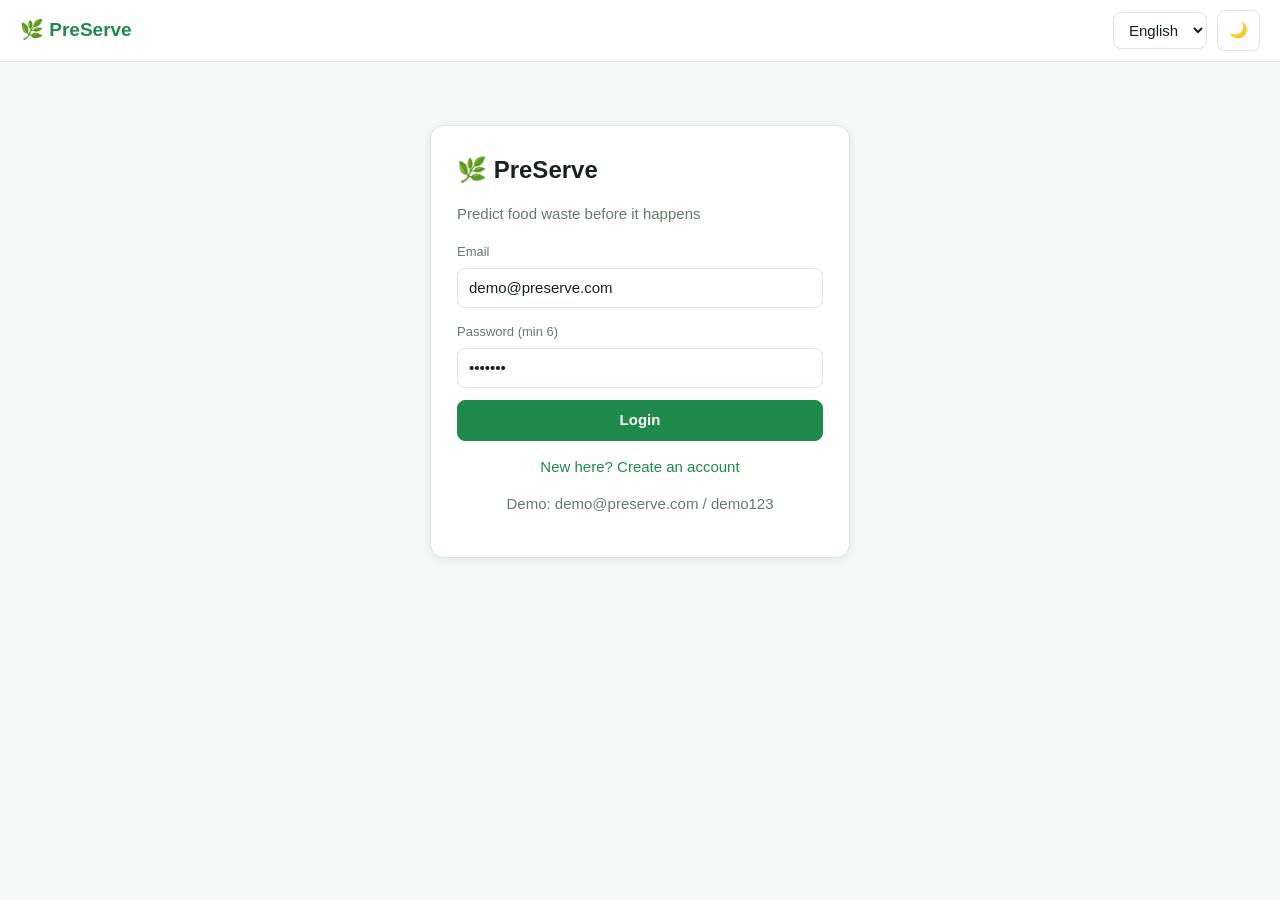
<file: src/main/resources/static/actions.html>
<!DOCTYPE html><html><head><meta charset="utf-8"><meta name="viewport" content="width=device-width,initial-scale=1"><title>PreServe</title><link rel="stylesheet" href="style.css"></head><body><main><h1 data-i18n="a_title"></h1><p class="mut" data-i18n="a_sub"></p><div class="card wrap"><table id="tb"></table></div></main>
<script src="app.js"></script><script>
async function load(){const L=await api('/interventions?shopId='+shopId());
tb.innerHTML=L.length?'<tr><th>#</th><th data-i18n="nav_inventory"></th><th data-i18n="a_type"></th><th>%</th><th>Start</th><th data-i18n="a_status"></th><th data-i18n="a_saved"></th><th data-i18n="m_kg"></th><th data-i18n="m_val"></th><th></th></tr>'+L.map(i=>'<tr><td>'+i.id+'</td><td>'+esc(i.product_name)+'</td><td>'+t(i.type)+'</td><td>'+(i.discount_pct||'-')+'</td><td>'+i.start_date+'</td><td>'+t(i.status)+'</td><td>'+(i.units_saved??'-')+'</td><td>'+(i.kg_saved??'-')+'</td><td>'+(i.value_recovered!=null?money(i.value_recovered):'-')+'</td><td>'+(i.status==='ACTIVE'?'<button class="btn sm" onclick="done('+i.id+')" data-i18n="a_complete"></button>':'')+'</td></tr>').join(''):'<tr><td data-i18n="a_none"></td></tr>';applyI18n(tb)}
function done(id){const m=modal('<h2 data-i18n="a_complete"></h2><label data-i18n="a_sold"></label><input id="us" type="number" min="0" placeholder="auto"><br><br><button class="btn" id="ok" data-i18n="save"></button>');
m.querySelector('#ok').onclick=async()=>{try{await api('/interventions/'+id+'/complete',us.value?{unitsSold:us.value}:{});m.remove();load()}catch(x){toast(x.message,1)}}}
if(shell('actions'))load().catch(e=>toast(e.message,1))</script></body></html>
</file>
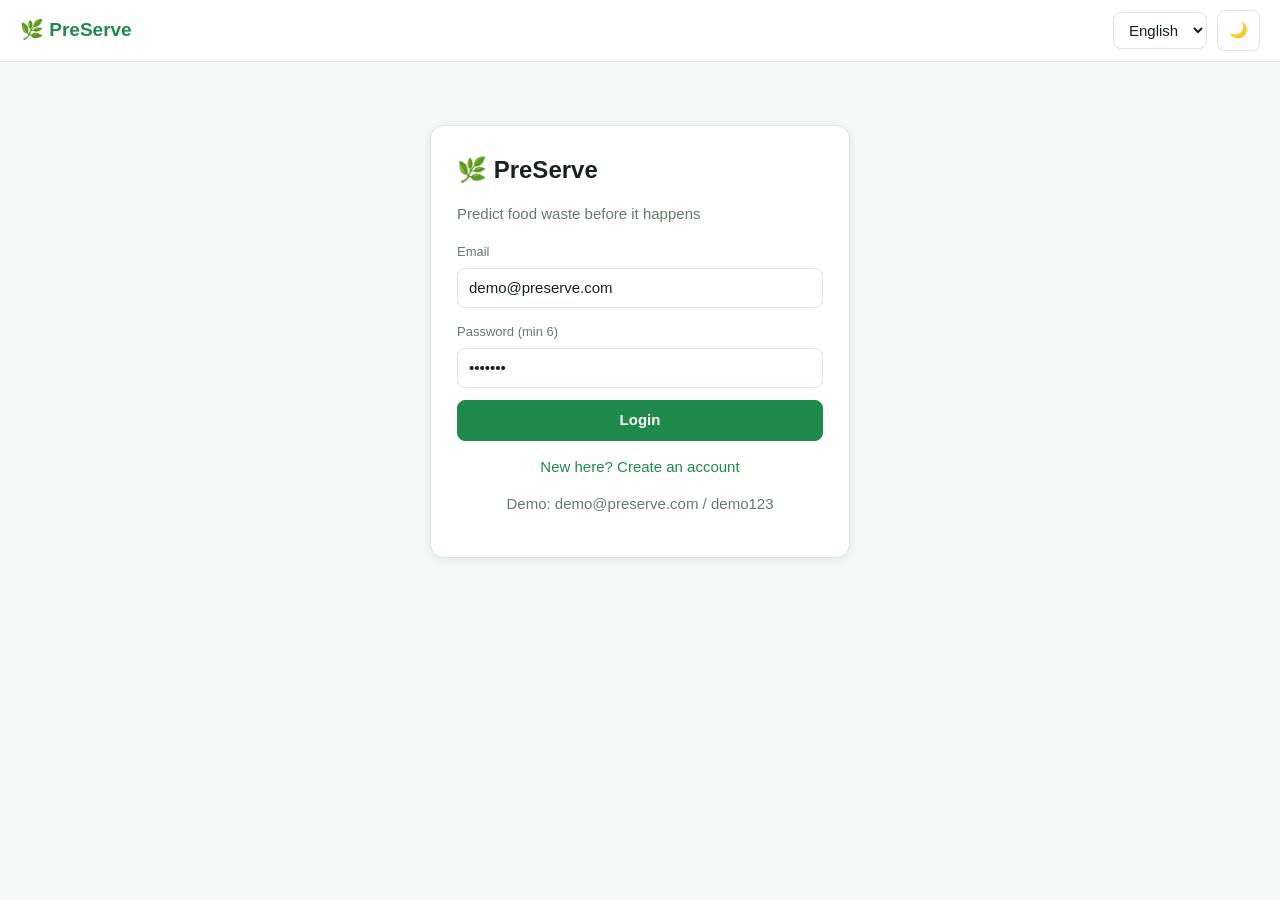
<file: src/main/resources/static/inventory.html>
<!DOCTYPE html><html><head><meta charset="utf-8"><meta name="viewport" content="width=device-width,initial-scale=1"><title>PreServe</title><link rel="stylesheet" href="style.css"></head><body><main><div class="row"><h1 class="sp" data-i18n="i_title"></h1><input id="q" data-ph="i_search"><select id="fc"></select><select id="fr"></select>
<button class="btn sec" id="imp" data-i18n="i_import"></button><button class="btn" id="add" data-i18n="i_add"></button></div>
<div class="card wrap"><table id="tb"></table></div></main>
<script src="app.js"></script><script>
let D=[];const RK=['LOW','MEDIUM','HIGH','VERY_HIGH','NONE'];
function opts(){fc.innerHTML='<option value="">'+t('i_cat')+': '+t('i_all')+'</option>'+CATS.map(c=>'<option value="'+c+'">'+catName(c)+'</option>').join('');fr.innerHTML='<option value="">'+t('i_risk')+': '+t('i_all')+'</option>'+RK.map(c=>'<option value="'+c+'">'+t(c)+'</option>').join('')}
function render(){const s=q.value.toLowerCase();const L=D.filter(a=>a.name.toLowerCase().includes(s)&&(!fc.value||a.category===fc.value)&&(!fr.value||a.risk===fr.value));
tb.innerHTML='<tr><th>#</th><th data-i18n="nav_inventory"></th><th data-i18n="i_cat"></th><th data-i18n="i_price"></th><th data-i18n="i_stock"></th><th data-i18n="i_left"></th><th data-i18n="i_avg"></th><th data-i18n="i_leftover"></th><th data-i18n="i_sell"></th><th data-i18n="i_risk"></th><th></th></tr>'+
L.map((a,i)=>'<tr><td>'+(i+1)+'</td><td><a href="product.html?id='+a.id+'">'+esc(a.name)+'</a></td><td>'+catName(a.category)+'</td><td>'+a.price+'</td><td>'+a.stock+'</td><td>'+(a.daysToExpiry??'-')+'</td><td>'+a.avgDaily+'</td><td>'+a.leftover+'</td><td>'+(a.sellOutDays>0&&a.sellOutDays<120?a.sellOutDays+' '+t('days'):'120+')+'</td><td>'+badge(a.risk)+'</td><td style="white-space:nowrap"><button class="btn sm sec" onclick="stockM('+a.id+')" data-i18n="i_addstock"></button> <button class="btn sm sec" onclick="saleM('+a.id+')" data-i18n="i_sale"></button></td></tr>').join('');applyI18n(tb)}
async function load(){D=await api('/inventory?shopId='+shopId());render()}
function exp(d){const x=new Date();x.setDate(x.getDate()+d);return x.toISOString().slice(0,10)}
add.onclick=()=>{const m=modal('<h2 data-i18n="i_add"></h2><div class="f2"><div><label data-i18n="name"></label><input id="pn"></div><div><label data-i18n="i_cat"></label><select id="pc">'+CATS.map(c=>'<option value="'+c+'">'+catName(c)+'</option>').join('')+'</select></div><div><label data-i18n="i_price"></label><input id="pp" type="number" min="0"></div><div><label data-i18n="i_qty"></label><input id="pq" type="number" min="1"></div><div><label data-i18n="i_exp"></label><input id="pe" type="date" value="'+exp(14)+'"></div><div><label data-i18n="i_est"></label><input id="pd" type="number" min="0"></div></div><button class="btn" id="ok" data-i18n="save"></button>');
m.querySelector('#ok').onclick=async()=>{try{const a=await api('/products',{shopId:shopId(),name:pn.value,category:pc.value,price:pp.value,quantity:pq.value,expiryDate:pe.value,estDaily:pd.value});m.remove();evalM(a);load()}catch(x){toast(x.message,1)}}};
function evalM(a){const m=modal('<h3 data-i18n="i_eval"></h3>'+evalHtml(a)+'<br><a class="btn" href="product.html?id='+a.id+'" data-i18n="view"></a> <button class="btn sec" onclick="this.closest(\'.modal\').remove()" data-i18n="close"></button>')}
function stockM(id){const m=modal('<h2 data-i18n="i_addstock"></h2><label data-i18n="i_qty"></label><input id="sq" type="number" min="1"><label data-i18n="i_exp"></label><input id="se" type="date" value="'+exp(14)+'"><br><button class="btn" id="ok" data-i18n="save"></button>');
m.querySelector('#ok').onclick=async()=>{try{const a=await api('/stock',{productId:id,quantity:sq.value,expiryDate:se.value});m.remove();evalM(a);load()}catch(x){toast(x.message,1)}}}
function saleM(id){const m=modal('<h2 data-i18n="i_sale"></h2><label data-i18n="i_qty"></label><input id="uq" type="number" min="1"><label data-i18n="i_date"></label><input id="ud" type="date" value="'+exp(0)+'"><label><input id="up" type="checkbox"> <span data-i18n="i_promo"></span></label><br><br><button class="btn" id="ok" data-i18n="save"></button>');
m.querySelector('#ok').onclick=async()=>{try{await api('/sales',{productId:id,units:uq.value,date:ud.value,promo:up.checked});m.remove();load()}catch(x){toast(x.message,1)}}}
imp.onclick=()=>{const m=modal('<h2 data-i18n="i_import"></h2><p class="mut" data-i18n="i_csvhelp"></p><input type="file" id="fl" accept=".csv"><br><br><button class="btn" id="ok" data-i18n="save"></button>');
m.querySelector('#ok').onclick=async()=>{try{const f=fl.files[0];if(!f)return;const r=await api('/products/import',{shopId:shopId(),csv:await f.text()});m.remove();toast(t('i_imported',{n:r.imported})+(r.errors.length?' ('+r.errors.length+' errors)':''),r.errors.length>0);load()}catch(x){toast(x.message,1)}}};
if(shell('inventory')){opts();[q,fc,fr].forEach(e=>e.oninput=render);load().catch(e=>toast(e.message,1))}</script></body></html>
</file>
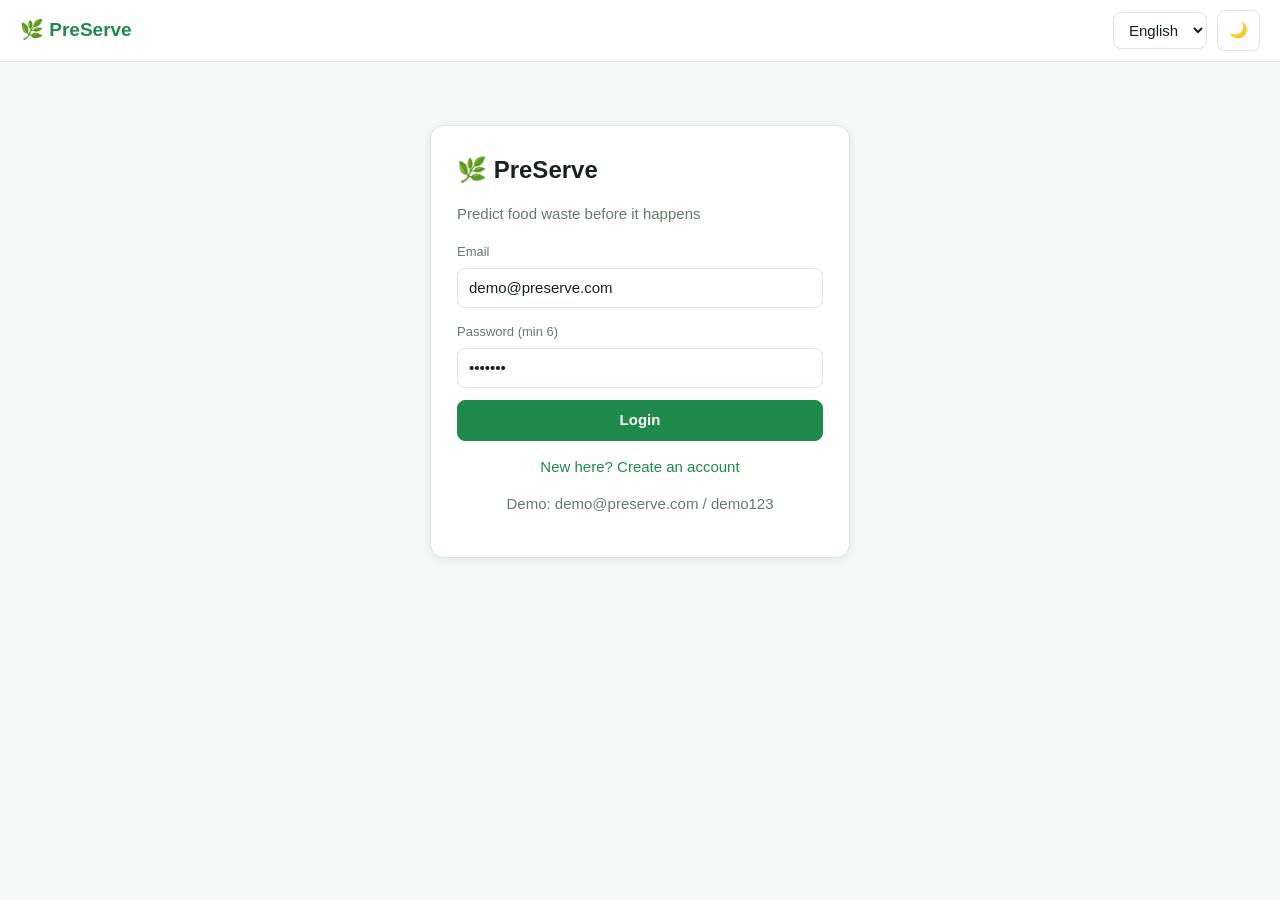
<file: src/main/resources/static/login.html>
<!DOCTYPE html><html><head><meta charset="utf-8"><meta name="viewport" content="width=device-width,initial-scale=1"><title>PreServe</title><link rel="stylesheet" href="style.css"></head><body><div class="auth"><div class="card"><h1>🌿 <span data-i18n="app"></span></h1><p class="mut" data-i18n="tag"></p>
<label data-i18n="email"></label><input id="e" type="email" value="demo@preserve.com"><label data-i18n="password"></label><input id="p" type="password" value="demo123">
<button class="btn" style="width:100%" id="go" data-i18n="login"></button><p class="center"><a href="register.html" data-i18n="noAcc"></a></p><p class="center mut" data-i18n="demo"></p></div></div>
<script src="app.js"></script><script>miniBar();
go.onclick=async()=>{try{saveSession(await api('/auth/login',{email:e.value,password:p.value}));location='dashboard.html'}catch(x){toast(x.message,1)}};
p.onkeydown=e=>{if(e.key==='Enter')go.click()}</script></body></html>
</file>
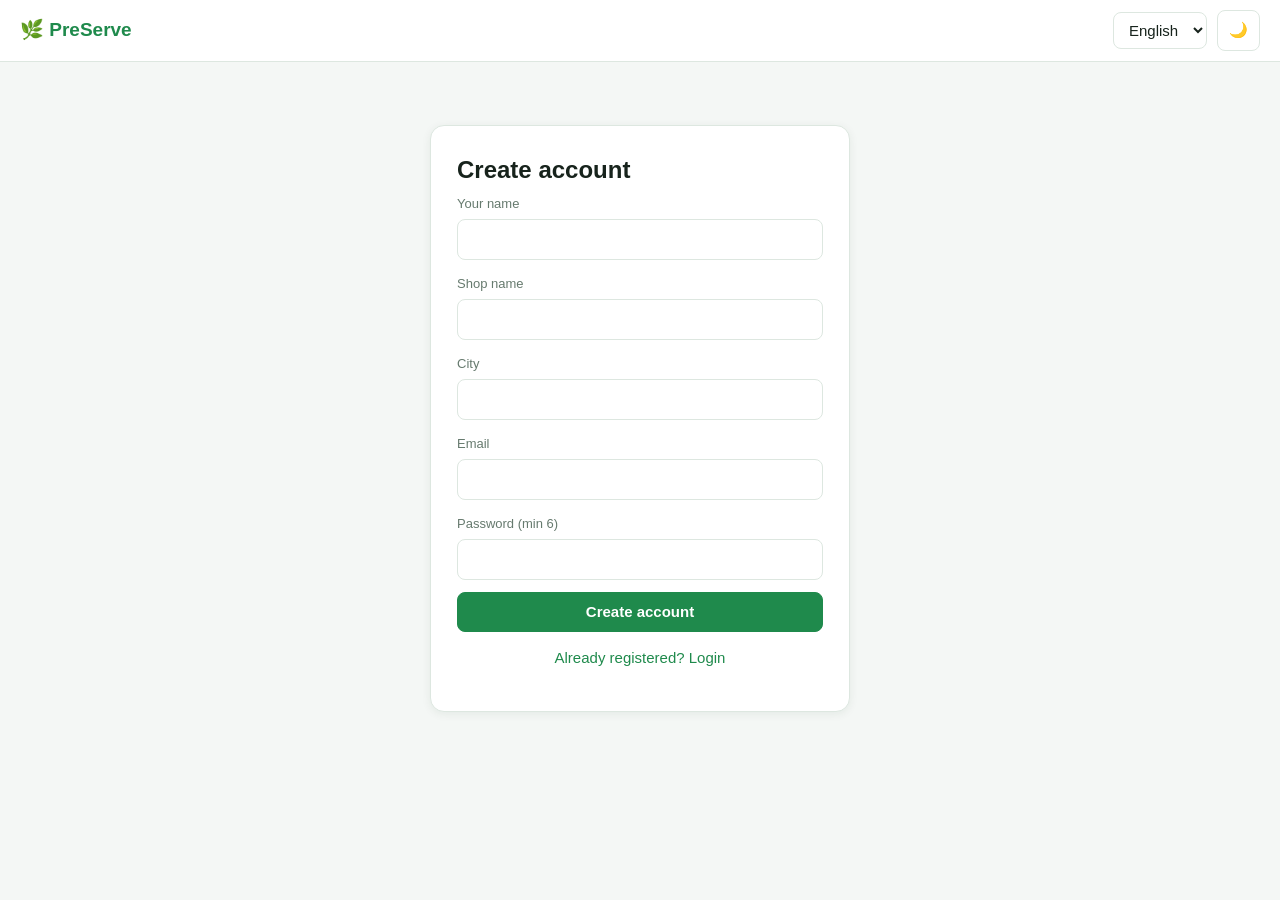
<file: src/main/resources/static/register.html>
<!DOCTYPE html><html><head><meta charset="utf-8"><meta name="viewport" content="width=device-width,initial-scale=1"><title>PreServe</title><link rel="stylesheet" href="style.css"></head><body><div class="auth"><div class="card"><h1 data-i18n="register"></h1>
<label data-i18n="name"></label><input id="n"><label data-i18n="shopName"></label><input id="s"><label data-i18n="city"></label><input id="c">
<label data-i18n="email"></label><input id="e" type="email"><label data-i18n="password"></label><input id="p" type="password">
<button class="btn" style="width:100%" id="go" data-i18n="register"></button><p class="center"><a href="login.html" data-i18n="haveAcc"></a></p></div></div>
<script src="app.js"></script><script>miniBar();
go.onclick=async()=>{try{saveSession(await api('/auth/register',{name:n.value,shopName:s.value,city:c.value,email:e.value,password:p.value}));location='dashboard.html'}catch(x){toast(x.message,1)}}</script></body></html>
</file>
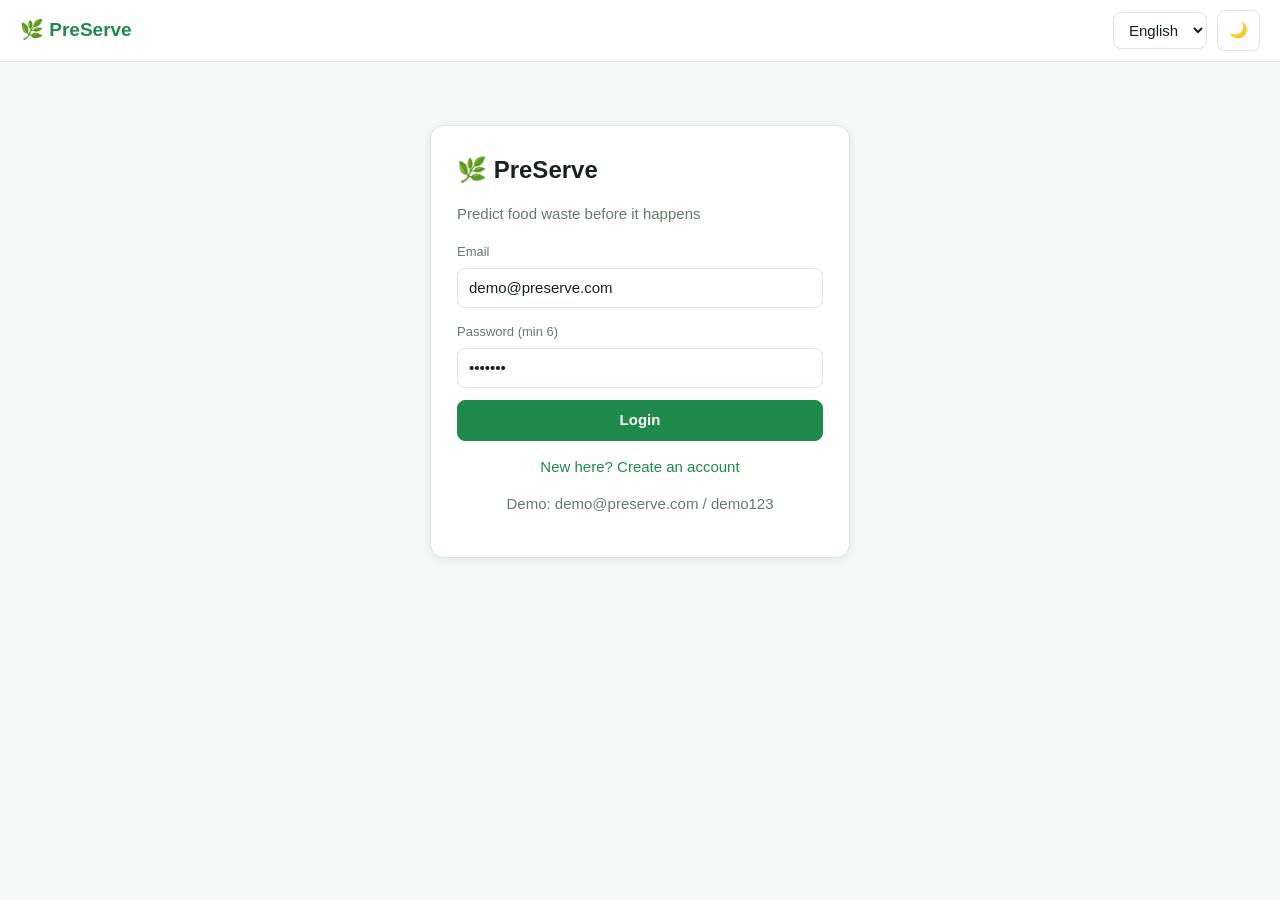
<file: src/main/resources/static/shops.html>
<!DOCTYPE html><html><head><meta charset="utf-8"><meta name="viewport" content="width=device-width,initial-scale=1"><title>PreServe</title><link rel="stylesheet" href="style.css"></head><body><main><h1 data-i18n="h_title"></h1><div class="card wrap"><table id="tb"></table></div><br><div class="card"><h2 data-i18n="h_add"></h2>
<div class="f2"><div><label data-i18n="shopName"></label><input id="n"></div><div><label data-i18n="city"></label><input id="c"></div></div><button class="btn" id="ad" data-i18n="save"></button></div></main>
<script src="app.js"></script><script>
function render(){tb.innerHTML='<tr><th data-i18n="shopName"></th><th data-i18n="city"></th><th data-i18n="h_code"></th><th></th></tr>'+shops().map(s=>'<tr><td>'+esc(s.name)+'</td><td>'+esc(s.city)+'</td><td>'+s.code+'</td><td>'+(s.id===shopId()?'<span class="badge b-LOW" data-i18n="h_cur"></span>':'<button class="btn sm sec" onclick="use('+s.id+')" data-i18n="h_use"></button>')+'</td></tr>').join('');applyI18n(tb)}
function use(id){LS.shopId=id;location.reload()}
if(shell('shops')){render();ad.onclick=async()=>{try{LS.shops=JSON.stringify(await api('/shops',{name:n.value,city:c.value}));location.reload()}catch(x){toast(x.message,1)}}}</script></body></html>
</file>
<file: src/main/resources/static/style.css>
:root{--bg:#f4f7f5;--card:#fff;--tx:#17231c;--mut:#667a6e;--bd:#dde7e0;--pri:#1f8a4c;--pri2:#e7f5ec;--low:#2e9e5b;--med:#e3b505;--high:#ef8a17;--vh:#d93636;--sh:0 2px 10px rgba(20,60,35,.07)}
[data-theme=dark]{--bg:#0f1713;--card:#16211b;--tx:#e6f0e9;--mut:#8fa598;--bd:#26362d;--pri:#3dcc7a;--pri2:#173324;--sh:0 2px 10px rgba(0,0,0,.4)}
*{box-sizing:border-box}body{margin:0;font:15px/1.5 "Segoe UI",Roboto,"Noto Sans Devanagari",sans-serif;background:var(--bg);color:var(--tx)}
a{color:var(--pri);text-decoration:none}h1{font-size:24px;margin:0 0 4px}h2{font-size:17px;margin:0 0 12px}.mut{color:var(--mut)}
.top{position:sticky;top:0;z-index:5;display:flex;gap:10px;align-items:center;padding:10px 20px;background:var(--card);border-bottom:1px solid var(--bd)}
.logo{font-weight:800;font-size:19px;color:var(--pri);margin-right:auto}.nav{display:flex;gap:4px;flex-wrap:wrap}
.nav a{padding:7px 12px;border-radius:8px;color:var(--tx);font-weight:500}.nav a.on,.nav a:hover{background:var(--pri2);color:var(--pri)}
main{max-width:1150px;margin:22px auto;padding:0 16px}
select,input,button,textarea{font:inherit;color:var(--tx);background:var(--card);border:1px solid var(--bd);border-radius:8px;padding:8px 11px}
input:focus,select:focus{outline:2px solid var(--pri)}
button{cursor:pointer}.btn{background:var(--pri);color:#fff;border-color:var(--pri);font-weight:600}.btn.sec{background:var(--card);color:var(--tx);border-color:var(--bd)}.btn.sm{padding:4px 10px;font-size:13px}
.grid{display:grid;gap:14px}.g4{grid-template-columns:repeat(auto-fit,minmax(170px,1fr))}.g2{grid-template-columns:repeat(auto-fit,minmax(340px,1fr))}
.card{background:var(--card);border:1px solid var(--bd);border-radius:14px;padding:16px;box-shadow:var(--sh)}
.stat b{display:block;font-size:26px}.stat span{color:var(--mut);font-size:13px}
table{width:100%;border-collapse:collapse}th,td{padding:9px 8px;text-align:left;border-bottom:1px solid var(--bd);font-size:14px}th{color:var(--mut);font-weight:600;font-size:12px;text-transform:uppercase}
.wrap{overflow-x:auto}.row{display:flex;gap:10px;flex-wrap:wrap;align-items:center;margin-bottom:14px}.sp{flex:1}
.badge{display:inline-block;padding:2px 10px;border-radius:20px;font-size:12px;font-weight:700;color:#fff}
.b-LOW{background:var(--low)}.b-MEDIUM{background:var(--med);color:#222}.b-HIGH{background:var(--high)}.b-VERY_HIGH{background:var(--vh)}.b-NONE{background:#8a8f8c}
.rec{display:flex;gap:10px;padding:10px 12px;border-radius:10px;background:var(--pri2);margin-bottom:8px}.rec.warn{background:rgba(239,138,23,.15)}
.auth{max-width:420px;margin:7vh auto}.auth .card{padding:26px}.auth input{width:100%;margin:5px 0 12px}label{font-size:13px;color:var(--mut)}
.modal{position:fixed;inset:0;background:rgba(0,0,0,.5);display:flex;align-items:center;justify-content:center;z-index:20;padding:14px}.modal .card{max-width:560px;width:100%;max-height:92vh;overflow:auto}
.f2{display:grid;grid-template-columns:1fr 1fr;gap:0 12px}.f2 input,.f2 select{width:100%;margin:4px 0 11px}
.toast{position:fixed;bottom:20px;right:20px;background:var(--pri);color:#fff;padding:11px 18px;border-radius:10px;z-index:30}.toast.err{background:var(--vh)}
.big{font-size:40px;font-weight:800;color:var(--pri)}.center{text-align:center}canvas{max-height:300px}
@media(max-width:700px){.f2{grid-template-columns:1fr}.top{flex-wrap:wrap}}
</file>
